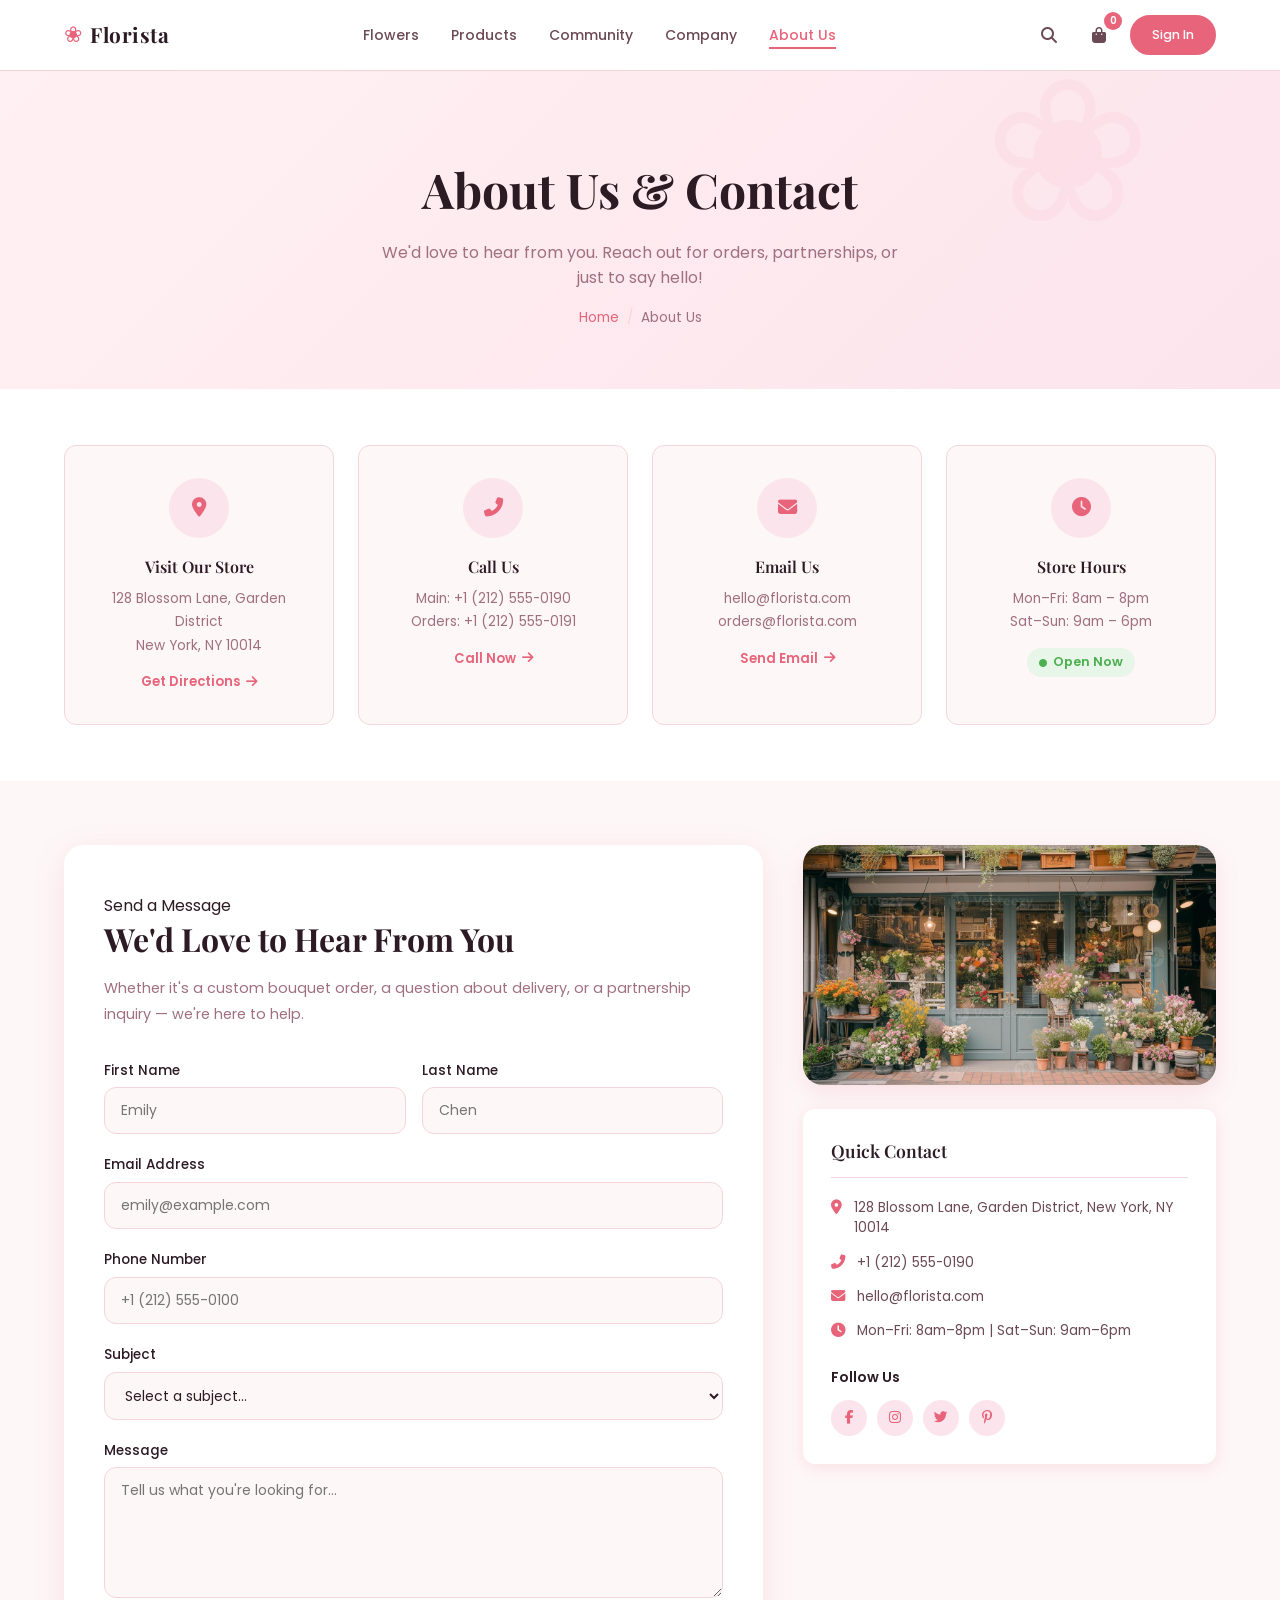
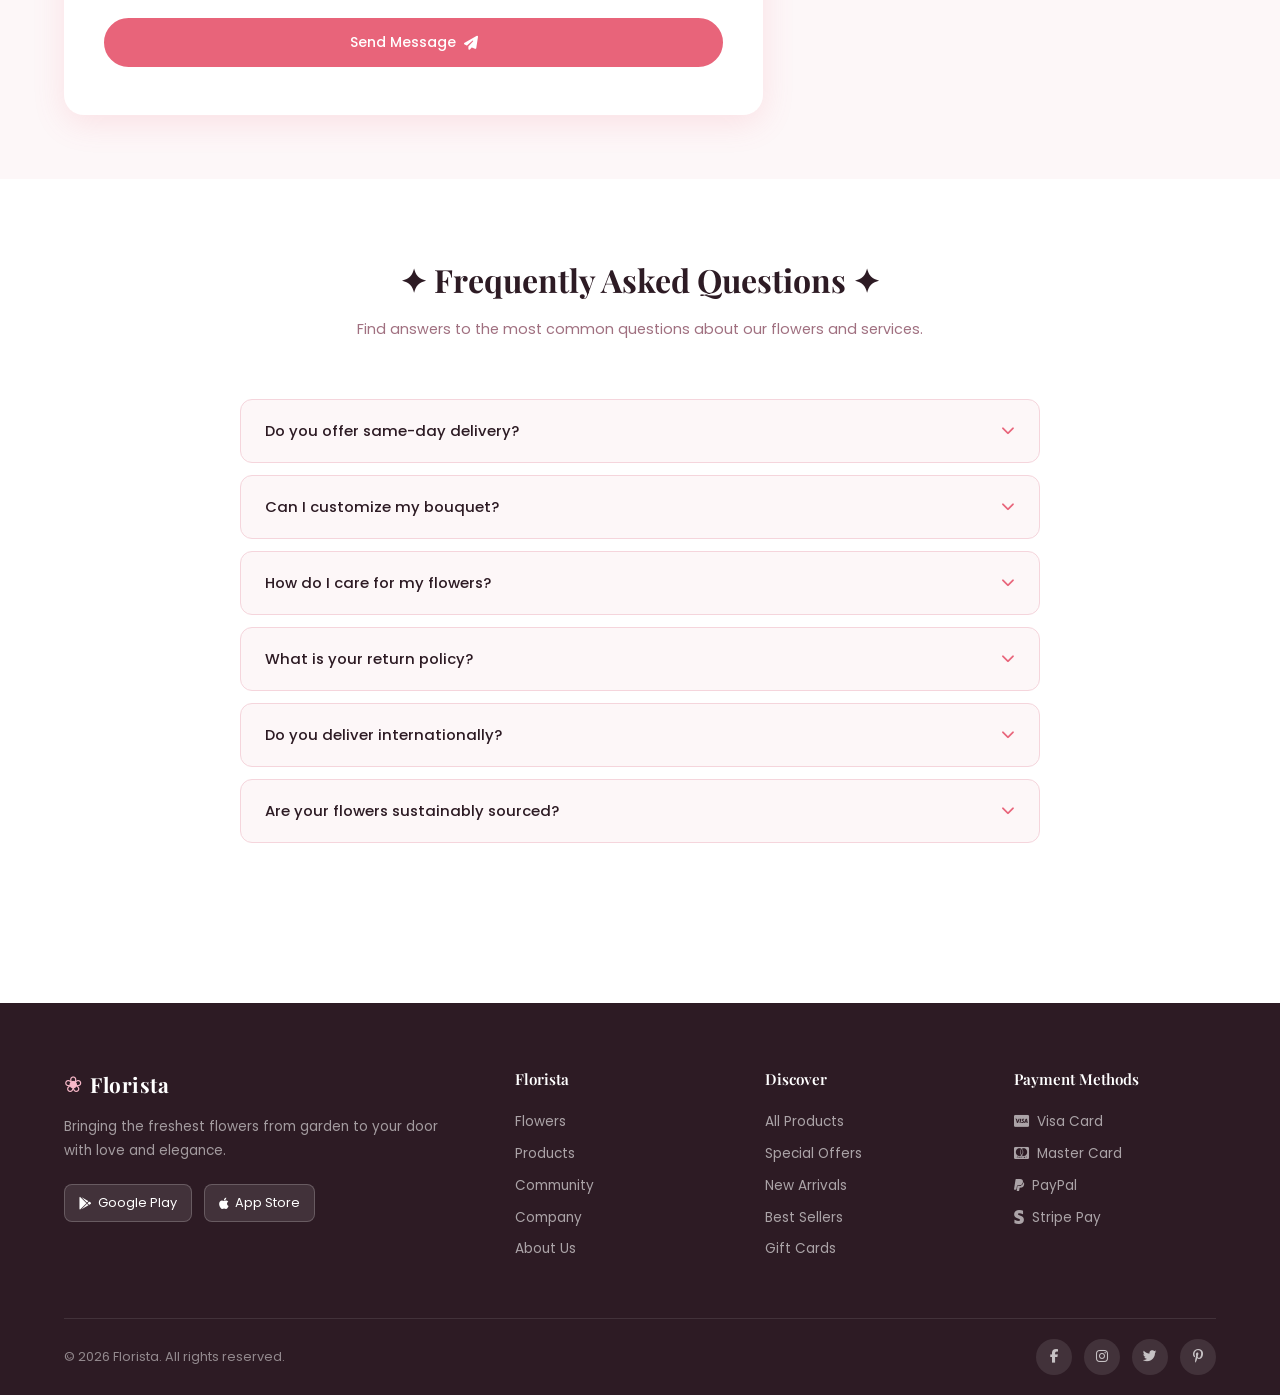
<file: pages/contact.html>
<!DOCTYPE html>
<html lang="en">
<head>
  <meta charset="UTF-8" />
  <meta name="viewport" content="width=device-width, initial-scale=1.0" />
  <title>About Us & Contact - Florista</title>
  <link rel="stylesheet" href="../css/style.css" />
  <link rel="stylesheet" href="../css/contact.css" />
  <link href="https://fonts.googleapis.com/css2?family=Playfair+Display:ital,wght@0,400;0,600;0,700;1,400&family=Poppins:wght@300;400;500;600&display=swap" rel="stylesheet" />
  <link rel="stylesheet" href="https://cdnjs.cloudflare.com/ajax/libs/font-awesome/6.4.0/css/all.min.css" />
</head>
<body>
  
  <header class="header" id="header">
    <div class="container">
      <div class="header-inner">
        <div class="logo">
          <a href="index.html">
            <span class="logo-icon">❀</span>
            <span class="logo-text">Florista</span>
          </a>
        </div>
        <nav class="nav" id="mainNav">
          <ul class="nav-list">
            <li><a href="index.html">Flowers</a></li>
            <li><a href="products.html">Products</a></li>
            <li><a href="community.html">Community</a></li>
            <li><a href="company.html">Company</a></li>
            <li><a href="contact.html" class="active">About Us</a></li>
          </ul>
        </nav>
        <div class="header-actions">
          <a href="#" class="icon-btn"><i class="fas fa-search"></i></a>
          <a href="#" class="icon-btn cart-btn"><i class="fas fa-shopping-bag"></i><span class="cart-count">0</span></a>
          <a href="#" class="btn-primary btn-sm">Sign In</a>
          <button class="hamburger" id="hamburger" aria-label="Menu">
            <span></span><span></span><span></span>
          </button>
        </div>
      </div>
    </div>
  </header>

  
  <section class="page-hero">
    <div class="container">
      <h1>About Us & Contact</h1>
      <p>We'd love to hear from you. Reach out for orders, partnerships, or just to say hello!</p>
      <div class="breadcrumb">
        <a href="index.html">Home</a>
        <span class="sep">/</span>
        <span>About Us</span>
      </div>
    </div>
  </section>

  
  <section class="contact-info-section">
    <div class="container">
      <div class="contact-cards">
        <div class="contact-card">
          <div class="contact-icon"><i class="fas fa-map-marker-alt"></i></div>
          <h4>Visit Our Store</h4>
          <p>128 Blossom Lane, Garden District<br />New York, NY 10014</p>
          <a href="#" class="contact-link">Get Directions <i class="fas fa-arrow-right"></i></a>
        </div>
        <div class="contact-card">
          <div class="contact-icon"><i class="fas fa-phone-alt"></i></div>
          <h4>Call Us</h4>
          <p>Main: +1 (212) 555-0190<br />Orders: +1 (212) 555-0191</p>
          <a href="tel:+12125550190" class="contact-link">Call Now <i class="fas fa-arrow-right"></i></a>
        </div>
        <div class="contact-card">
          <div class="contact-icon"><i class="fas fa-envelope"></i></div>
          <h4>Email Us</h4>
          <p>hello@florista.com<br />orders@florista.com</p>
          <a href="mailto:hello@florista.com" class="contact-link">Send Email <i class="fas fa-arrow-right"></i></a>
        </div>
        <div class="contact-card">
          <div class="contact-icon"><i class="fas fa-clock"></i></div>
          <h4>Store Hours</h4>
          <p>Mon–Fri: 8am – 8pm<br />Sat–Sun: 9am – 6pm</p>
          <span class="open-badge"><i class="fas fa-circle"></i> Open Now</span>
        </div>
      </div>
    </div>
  </section>

 
  <section class="contact-main-section">
    <div class="container">
      <div class="contact-layout">
        
        <div class="contact-form-wrap">
          <div class="form-header">
            <p class="section-tag">Send a Message</p>
            <h2 class="section-title left-align">We'd Love to Hear From You</h2>
            <p class="section-subtitle left-align">Whether it's a custom bouquet order, a question about delivery, or a partnership inquiry — we're here to help.</p>
          </div>
          <form class="contact-form" id="contactForm">
            <div class="form-row">
              <div class="form-group">
                <label for="firstName">First Name</label>
                <input type="text" id="firstName" name="firstName" placeholder="Emily" required />
              </div>
              <div class="form-group">
                <label for="lastName">Last Name</label>
                <input type="text" id="lastName" name="lastName" placeholder="Chen" required />
              </div>
            </div>
            <div class="form-group">
              <label for="email">Email Address</label>
              <input type="email" id="email" name="email" placeholder="emily@example.com" required />
            </div>
            <div class="form-group">
              <label for="phone">Phone Number</label>
              <input type="tel" id="phone" name="phone" placeholder="+1 (212) 555-0100" />
            </div>
            <div class="form-group">
              <label for="subject">Subject</label>
              <select id="subject" name="subject">
                <option value="">Select a subject...</option>
                <option>Custom Order</option>
                <option>Delivery Inquiry</option>
                <option>Partnership</option>
                <option>Feedback</option>
                <option>Other</option>
              </select>
            </div>
            <div class="form-group">
              <label for="message">Message</label>
              <textarea id="message" name="message" rows="5" placeholder="Tell us what you're looking for..."></textarea>
            </div>
            <button type="submit" class="btn-primary btn-full">
              Send Message <i class="fas fa-paper-plane"></i>
            </button>
          </form>
        </div>

        
        <div class="contact-sidebar">
          <div class="contact-sidebar-img">
            <img src="../images/store.jpg" alt="Florista store" />
          </div>
          <div class="sidebar-contact-details">
            <h3>Quick Contact</h3>
            <ul class="contact-details-list">
              <li>
                <i class="fas fa-map-marker-alt"></i>
                <span>128 Blossom Lane, Garden District, New York, NY 10014</span>
              </li>
              <li>
                <i class="fas fa-phone-alt"></i>
                <span>+1 (212) 555-0190</span>
              </li>
              <li>
                <i class="fas fa-envelope"></i>
                <span>hello@florista.com</span>
              </li>
              <li>
                <i class="fas fa-clock"></i>
                <span>Mon–Fri: 8am–8pm | Sat–Sun: 9am–6pm</span>
              </li>
            </ul>
            <div class="contact-socials">
              <h4>Follow Us</h4>
              <div class="social-links">
                <a href="#"><i class="fab fa-facebook-f"></i></a>
                <a href="#"><i class="fab fa-instagram"></i></a>
                <a href="#"><i class="fab fa-twitter"></i></a>
                <a href="#"><i class="fab fa-pinterest-p"></i></a>
              </div>
            </div>
          </div>
        </div>
      </div>
    </div>
  </section>

 
  <section class="faq-section">
    <div class="container">
      <div class="section-header">
        <h2 class="section-title">✦ Frequently Asked Questions ✦</h2>
        <p class="section-subtitle">Find answers to the most common questions about our flowers and services.</p>
      </div>
      <div class="faq-grid">
        <div class="faq-item">
          <button class="faq-q" aria-expanded="false">
            <span>Do you offer same-day delivery?</span>
            <i class="fas fa-chevron-down"></i>
          </button>
          <div class="faq-a">
            <p>Yes! We offer same-day delivery for orders placed before 2 PM in your local timezone. Orders placed after 2 PM will be delivered the next morning. Delivery is available 7 days a week.</p>
          </div>
        </div>
        <div class="faq-item">
          <button class="faq-q" aria-expanded="false">
            <span>Can I customize my bouquet?</span>
            <i class="fas fa-chevron-down"></i>
          </button>
          <div class="faq-a">
            <p>Absolutely! Our expert florists love creating custom arrangements. Simply reach out via the contact form or call us, and we'll work with you to design the perfect bouquet for your needs.</p>
          </div>
        </div>
        <div class="faq-item">
          <button class="faq-q" aria-expanded="false">
            <span>How do I care for my flowers?</span>
            <i class="fas fa-chevron-down"></i>
          </button>
          <div class="faq-a">
            <p>Trim stems at an angle, place in clean water with the provided flower food, and keep away from direct sunlight. Change water every 2-3 days. Detailed care instructions are included with every order.</p>
          </div>
        </div>
        <div class="faq-item">
          <button class="faq-q" aria-expanded="false">
            <span>What is your return policy?</span>
            <i class="fas fa-chevron-down"></i>
          </button>
          <div class="faq-a">
            <p>We stand behind every bloom. If you're not fully satisfied with your order, contact us within 24 hours of delivery and we'll provide a full replacement or refund — no questions asked.</p>
          </div>
        </div>
        <div class="faq-item">
          <button class="faq-q" aria-expanded="false">
            <span>Do you deliver internationally?</span>
            <i class="fas fa-chevron-down"></i>
          </button>
          <div class="faq-a">
            <p>Currently, we deliver across all 50 US states. International delivery is available to Canada, UK, and Australia. We're actively expanding to more countries — check our website for the latest updates.</p>
          </div>
        </div>
        <div class="faq-item">
          <button class="faq-q" aria-expanded="false">
            <span>Are your flowers sustainably sourced?</span>
            <i class="fas fa-chevron-down"></i>
          </button>
          <div class="faq-a">
            <p>Yes! We partner exclusively with certified sustainable farms. Our flowers are grown using eco-friendly practices, and we use 100% recyclable packaging materials to minimize our environmental impact.</p>
          </div>
        </div>
      </div>
    </div>
  </section>

  
  <footer class="footer">
    <div class="container">
      <div class="footer-grid">
        <div class="footer-brand">
          <div class="logo footer-logo">
            <a href="index.html">
              <span class="logo-icon">❀</span>
              <span class="logo-text">Florista</span>
            </a>
          </div>
          <p>Bringing the freshest flowers from garden to your door with love and elegance.</p>
          <div class="app-badges">
            <a href="#" class="app-badge"><i class="fab fa-google-play"></i> Google Play</a>
            <a href="#" class="app-badge"><i class="fab fa-apple"></i> App Store</a>
          </div>
        </div>
        <div class="footer-col">
          <h5>Florista</h5>
          <ul>
            <li><a href="index.html">Flowers</a></li>
            <li><a href="products.html">Products</a></li>
            <li><a href="community.html">Community</a></li>
            <li><a href="company.html">Company</a></li>
            <li><a href="contact.html">About Us</a></li>
          </ul>
        </div>
        <div class="footer-col">
          <h5>Discover</h5>
          <ul>
            <li><a href="#">All Products</a></li>
            <li><a href="#">Special Offers</a></li>
            <li><a href="#">New Arrivals</a></li>
            <li><a href="#">Best Sellers</a></li>
            <li><a href="#">Gift Cards</a></li>
          </ul>
        </div>
        <div class="footer-col">
          <h5>Payment Methods</h5>
          <ul>
            <li><a href="#"><i class="fab fa-cc-visa"></i> Visa Card</a></li>
            <li><a href="#"><i class="fab fa-cc-mastercard"></i> Master Card</a></li>
            <li><a href="#"><i class="fab fa-paypal"></i> PayPal</a></li>
            <li><a href="#"><i class="fab fa-stripe-s"></i> Stripe Pay</a></li>
          </ul>
        </div>
      </div>
      <div class="footer-bottom">
        <p>&copy; 2026 Florista. All rights reserved.</p>
        <div class="footer-socials">
          <a href="#"><i class="fab fa-facebook-f"></i></a>
          <a href="#"><i class="fab fa-instagram"></i></a>
          <a href="#"><i class="fab fa-twitter"></i></a>
          <a href="#"><i class="fab fa-pinterest-p"></i></a>
        </div>
      </div>
    </div>
  </footer>

  <script src="../js/main.js"></script>
</body>
</html>
</file>
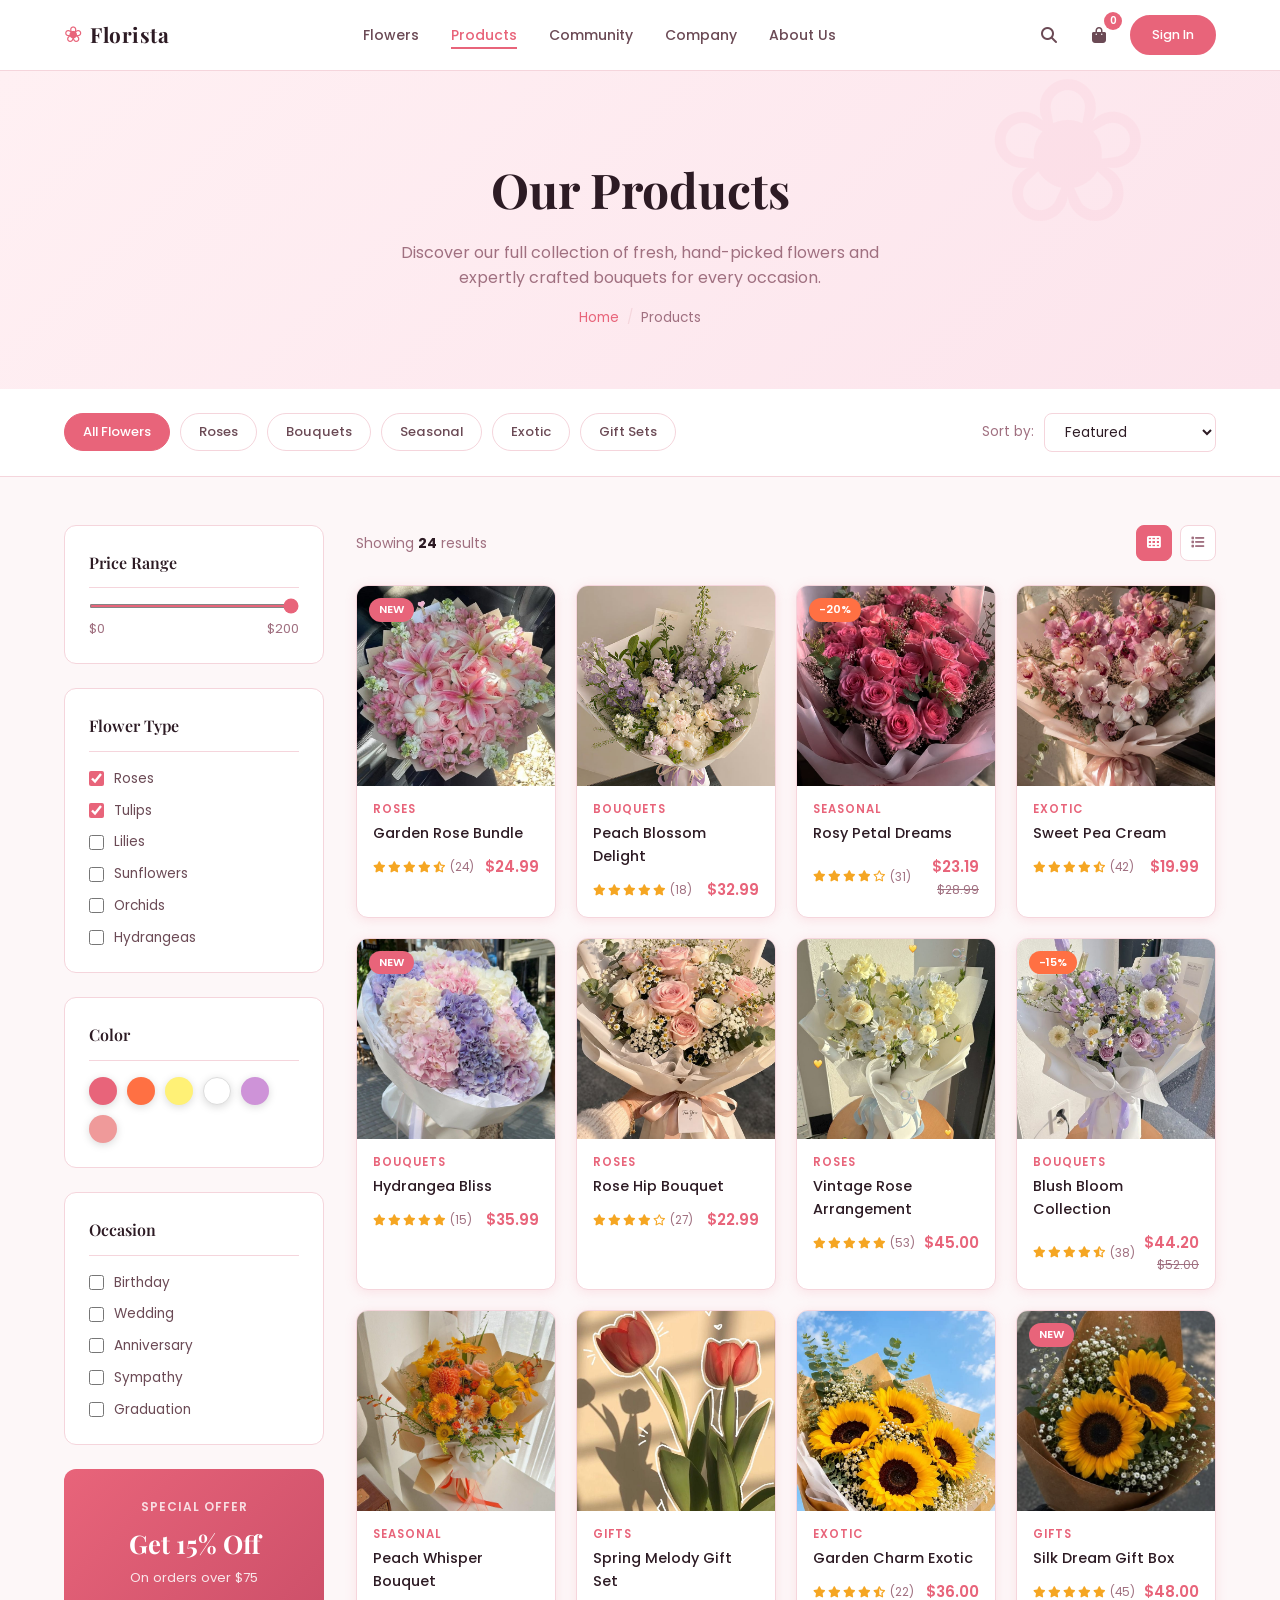
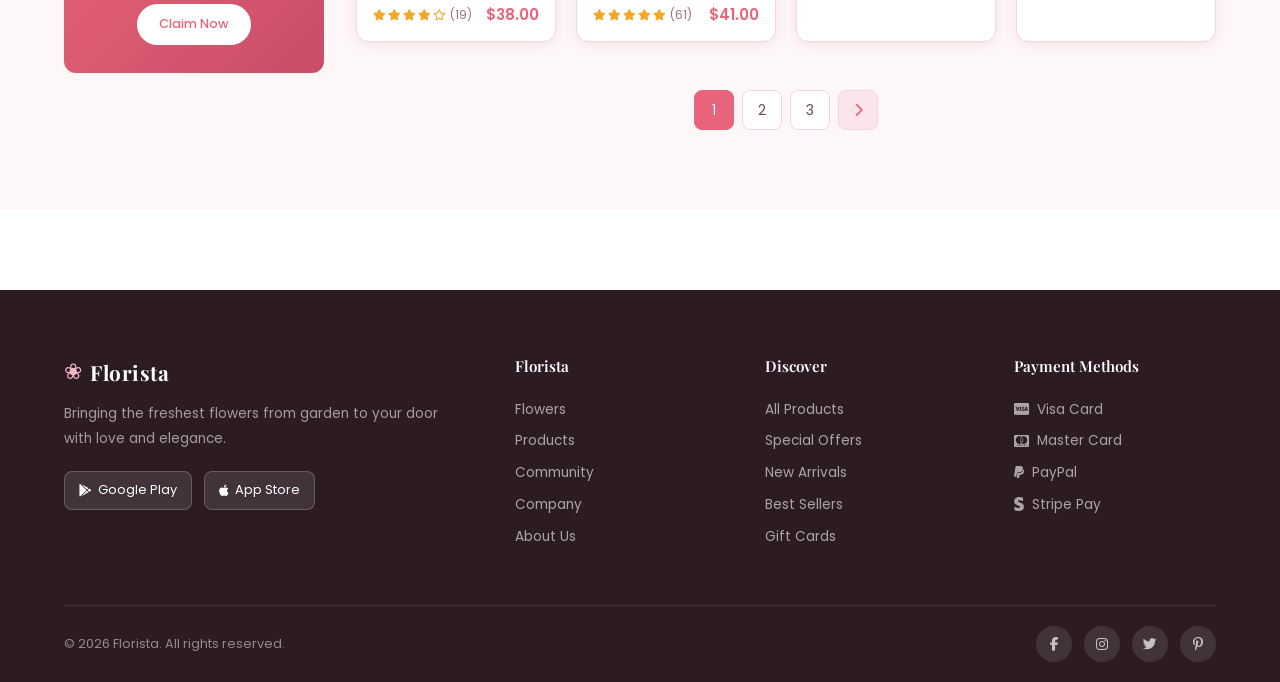
<file: pages/products.html>
<!DOCTYPE html>
<html lang="en">
<head>
  <meta charset="UTF-8" />
  <meta name="viewport" content="width=device-width, initial-scale=1.0" />
  <title>Products - Florista</title>
  <link rel="stylesheet" href="../css/style.css" />
  <link rel="stylesheet" href="../css/products.css" />
  <link href="https://fonts.googleapis.com/css2?family=Playfair+Display:ital,wght@0,400;0,600;0,700;1,400&family=Poppins:wght@300;400;500;600&display=swap" rel="stylesheet" />
  <link rel="stylesheet" href="https://cdnjs.cloudflare.com/ajax/libs/font-awesome/6.4.0/css/all.min.css" />
</head>
<body>
 
  <header class="header" id="header">
    <div class="container">
      <div class="header-inner">
        <div class="logo">
          <a href="index.html">
            <span class="logo-icon">❀</span>
            <span class="logo-text">Florista</span>
          </a>
        </div>
        <nav class="nav" id="mainNav">
          <ul class="nav-list">
            <li><a href="index.html">Flowers</a></li>
            <li><a href="products.html" class="active">Products</a></li>
            <li><a href="community.html">Community</a></li>
            <li><a href="company.html">Company</a></li>
            <li><a href="contact.html">About Us</a></li>
          </ul>
        </nav>
        <div class="header-actions">
          <a href="#" class="icon-btn"><i class="fas fa-search"></i></a>
          <a href="#" class="icon-btn cart-btn"><i class="fas fa-shopping-bag"></i><span class="cart-count">0</span></a>
          <a href="#" class="btn-primary btn-sm">Sign In</a>
          <button class="hamburger" id="hamburger" aria-label="Menu">
            <span></span><span></span><span></span>
          </button>
        </div>
      </div>
    </div>
  </header>

 
  <section class="page-hero">
    <div class="container">
      <h1>Our Products</h1>
      <p>Discover our full collection of fresh, hand-picked flowers and expertly crafted bouquets for every occasion.</p>
      <div class="breadcrumb">
        <a href="index.html">Home</a>
        <span class="sep">/</span>
        <span>Products</span>
      </div>
    </div>
  </section>

 
  <section class="filter-section">
    <div class="container">
      <div class="filter-bar">
        <div class="filter-categories">
          <button class="filter-btn active" data-filter="all">All Flowers</button>
          <button class="filter-btn" data-filter="roses">Roses</button>
          <button class="filter-btn" data-filter="bouquets">Bouquets</button>
          <button class="filter-btn" data-filter="seasonal">Seasonal</button>
          <button class="filter-btn" data-filter="exotic">Exotic</button>
          <button class="filter-btn" data-filter="gifts">Gift Sets</button>
        </div>
        <div class="filter-sort">
          <label>Sort by:</label>
          <select class="sort-select">
            <option>Featured</option>
            <option>Price: Low to High</option>
            <option>Price: High to Low</option>
            <option>Newest First</option>
            <option>Best Selling</option>
          </select>
        </div>
      </div>
    </div>
  </section>

  
  <section class="products-main">
    <div class="container">
      <div class="products-layout">
        
        <aside class="sidebar">
          <div class="sidebar-widget">
            <h4 class="widget-title">Price Range</h4>
            <div class="price-range">
              <input type="range" min="0" max="200" value="200" class="range-slider" id="priceRange" />
              <div class="price-labels">
                <span>$0</span>
                <span id="priceVal">$200</span>
              </div>
            </div>
          </div>
          <div class="sidebar-widget">
            <h4 class="widget-title">Flower Type</h4>
            <div class="checkbox-group">
              <label class="checkbox-item">
                <input type="checkbox" checked /> Roses
              </label>
              <label class="checkbox-item">
                <input type="checkbox" checked /> Tulips
              </label>
              <label class="checkbox-item">
                <input type="checkbox" /> Lilies
              </label>
              <label class="checkbox-item">
                <input type="checkbox" /> Sunflowers
              </label>
              <label class="checkbox-item">
                <input type="checkbox" /> Orchids
              </label>
              <label class="checkbox-item">
                <input type="checkbox" /> Hydrangeas
              </label>
            </div>
          </div>
          <div class="sidebar-widget">
            <h4 class="widget-title">Color</h4>
            <div class="color-swatches">
              <button class="swatch" style="background:#e8647a" title="Pink"></button>
              <button class="swatch" style="background:#ff7043" title="Orange"></button>
              <button class="swatch" style="background:#fff176" title="Yellow"></button>
              <button class="swatch" style="background:#ffffff; border: 1px solid #ddd;" title="White"></button>
              <button class="swatch" style="background:#ce93d8" title="Purple"></button>
              <button class="swatch" style="background:#ef9a9a" title="Red"></button>
            </div>
          </div>
          <div class="sidebar-widget">
            <h4 class="widget-title">Occasion</h4>
            <div class="checkbox-group">
              <label class="checkbox-item"><input type="checkbox" /> Birthday</label>
              <label class="checkbox-item"><input type="checkbox" /> Wedding</label>
              <label class="checkbox-item"><input type="checkbox" /> Anniversary</label>
              <label class="checkbox-item"><input type="checkbox" /> Sympathy</label>
              <label class="checkbox-item"><input type="checkbox" /> Graduation</label>
            </div>
          </div>
          <div class="sidebar-promo">
            <p class="promo-tag">Special Offer</p>
            <h3>Get 15% Off</h3>
            <p>On orders over $75</p>
            <a href="#" class="btn-primary btn-sm">Claim Now</a>
          </div>
        </aside>

        
        <div class="products-area">
          <div class="products-header">
            <p class="results-count">Showing <strong>24</strong> results</p>
            <div class="view-toggle">
              <button class="view-btn active" aria-label="Grid view"><i class="fas fa-th"></i></button>
              <button class="view-btn" aria-label="List view"><i class="fas fa-list"></i></button>
            </div>
          </div>

          <div class="all-products-grid">
            
            <div class="shop-product-card">
              <div class="shop-product-img">
                <img src="../images/Garden Rose.jpg" alt="Garden Rose" />
                <div class="product-overlay">
                  <button class="overlay-btn" title="Quick View"><i class="fas fa-eye"></i></button>
                  <button class="overlay-btn" title="Add to Wishlist"><i class="fas fa-heart"></i></button>
                  <button class="overlay-btn" title="Add to Cart"><i class="fas fa-shopping-bag"></i></button>
                </div>
                <span class="prod-badge new">New</span>
              </div>
              <div class="shop-product-info">
                <span class="prod-category">Roses</span>
                <h3>Garden Rose Bundle</h3>
                <div class="prod-footer">
                  <div class="prod-stars">
                    <i class="fas fa-star"></i><i class="fas fa-star"></i><i class="fas fa-star"></i><i class="fas fa-star"></i><i class="fas fa-star-half-alt"></i>
                    <span>(24)</span>
                  </div>
                  <span class="prod-price">$24.99</span>
                </div>
              </div>
            </div>
            
            <div class="shop-product-card">
              <div class="shop-product-img">
                <img src="../images/img2.jpg" alt="Peach Blossom" />
                <div class="product-overlay">
                  <button class="overlay-btn" title="Quick View"><i class="fas fa-eye"></i></button>
                  <button class="overlay-btn" title="Add to Wishlist"><i class="fas fa-heart"></i></button>
                  <button class="overlay-btn" title="Add to Cart"><i class="fas fa-shopping-bag"></i></button>
                </div>
              </div>
              <div class="shop-product-info">
                <span class="prod-category">Bouquets</span>
                <h3>Peach Blossom Delight</h3>
                <div class="prod-footer">
                  <div class="prod-stars">
                    <i class="fas fa-star"></i><i class="fas fa-star"></i><i class="fas fa-star"></i><i class="fas fa-star"></i><i class="fas fa-star"></i>
                    <span>(18)</span>
                  </div>
                  <span class="prod-price">$32.99</span>
                </div>
              </div>
            </div>
            
            <div class="shop-product-card">
              <div class="shop-product-img">
                <img src="../images/Rosy Petal Dreams.jpg" alt="Rosy Petal" />
                <div class="product-overlay">
                  <button class="overlay-btn" title="Quick View"><i class="fas fa-eye"></i></button>
                  <button class="overlay-btn" title="Add to Wishlist"><i class="fas fa-heart"></i></button>
                  <button class="overlay-btn" title="Add to Cart"><i class="fas fa-shopping-bag"></i></button>
                </div>
                <span class="prod-badge sale">-20%</span>
              </div>
              <div class="shop-product-info">
                <span class="prod-category">Seasonal</span>
                <h3>Rosy Petal Dreams</h3>
                <div class="prod-footer">
                  <div class="prod-stars">
                    <i class="fas fa-star"></i><i class="fas fa-star"></i><i class="fas fa-star"></i><i class="fas fa-star"></i><i class="far fa-star"></i>
                    <span>(31)</span>
                  </div>
                  <div class="prod-price-group">
                    <span class="prod-price">$23.19</span>
                    <span class="prod-old">$28.99</span>
                  </div>
                </div>
              </div>
            </div>
           
            <div class="shop-product-card">
              <div class="shop-product-img">
                <img src="../images/Sweet Pea Cream.jpg" alt="Sweet Pea" />
                <div class="product-overlay">
                  <button class="overlay-btn" title="Quick View"><i class="fas fa-eye"></i></button>
                  <button class="overlay-btn" title="Add to Wishlist"><i class="fas fa-heart"></i></button>
                  <button class="overlay-btn" title="Add to Cart"><i class="fas fa-shopping-bag"></i></button>
                </div>
              </div>
              <div class="shop-product-info">
                <span class="prod-category">Exotic</span>
                <h3>Sweet Pea Cream</h3>
                <div class="prod-footer">
                  <div class="prod-stars">
                    <i class="fas fa-star"></i><i class="fas fa-star"></i><i class="fas fa-star"></i><i class="fas fa-star"></i><i class="fas fa-star-half-alt"></i>
                    <span>(42)</span>
                  </div>
                  <span class="prod-price">$19.99</span>
                </div>
              </div>
            </div>
            
            <div class="shop-product-card">
              <div class="shop-product-img">
                <img src="../images/Hydrangea Bliss.jpg" alt="Hydrangea Bliss" />
                <div class="product-overlay">
                  <button class="overlay-btn" title="Quick View"><i class="fas fa-eye"></i></button>
                  <button class="overlay-btn" title="Add to Wishlist"><i class="fas fa-heart"></i></button>
                  <button class="overlay-btn" title="Add to Cart"><i class="fas fa-shopping-bag"></i></button>
                </div>
                <span class="prod-badge new">New</span>
              </div>
              <div class="shop-product-info">
                <span class="prod-category">Bouquets</span>
                <h3>Hydrangea Bliss</h3>
                <div class="prod-footer">
                  <div class="prod-stars">
                    <i class="fas fa-star"></i><i class="fas fa-star"></i><i class="fas fa-star"></i><i class="fas fa-star"></i><i class="fas fa-star"></i>
                    <span>(15)</span>
                  </div>
                  <span class="prod-price">$35.99</span>
                </div>
              </div>
            </div>
           
            <div class="shop-product-card">
              <div class="shop-product-img">
                <img src="../images/Rose Hip Bouquet.jpg" alt="Rose Hip" />
                <div class="product-overlay">
                  <button class="overlay-btn" title="Quick View"><i class="fas fa-eye"></i></button>
                  <button class="overlay-btn" title="Add to Wishlist"><i class="fas fa-heart"></i></button>
                  <button class="overlay-btn" title="Add to Cart"><i class="fas fa-shopping-bag"></i></button>
                </div>
              </div>
              <div class="shop-product-info">
                <span class="prod-category">Roses</span>
                <h3>Rose Hip Bouquet</h3>
                <div class="prod-footer">
                  <div class="prod-stars">
                    <i class="fas fa-star"></i><i class="fas fa-star"></i><i class="fas fa-star"></i><i class="fas fa-star"></i><i class="far fa-star"></i>
                    <span>(27)</span>
                  </div>
                  <span class="prod-price">$22.99</span>
                </div>
              </div>
            </div>
           
            <div class="shop-product-card">
              <div class="shop-product-img">
                <img src="../images/img3.jpg" alt="Vintage Rose" />
                <div class="product-overlay">
                  <button class="overlay-btn" title="Quick View"><i class="fas fa-eye"></i></button>
                  <button class="overlay-btn" title="Add to Wishlist"><i class="fas fa-heart"></i></button>
                  <button class="overlay-btn" title="Add to Cart"><i class="fas fa-shopping-bag"></i></button>
                </div>
              </div>
              <div class="shop-product-info">
                <span class="prod-category">Roses</span>
                <h3>Vintage Rose Arrangement</h3>
                <div class="prod-footer">
                  <div class="prod-stars">
                    <i class="fas fa-star"></i><i class="fas fa-star"></i><i class="fas fa-star"></i><i class="fas fa-star"></i><i class="fas fa-star"></i>
                    <span>(53)</span>
                  </div>
                  <span class="prod-price">$45.00</span>
                </div>
              </div>
            </div>
            
            <div class="shop-product-card">
              <div class="shop-product-img">
                <img src="../images/img4.jpg" alt="Blush Bloom" />
                <div class="product-overlay">
                  <button class="overlay-btn" title="Quick View"><i class="fas fa-eye"></i></button>
                  <button class="overlay-btn" title="Add to Wishlist"><i class="fas fa-heart"></i></button>
                  <button class="overlay-btn" title="Add to Cart"><i class="fas fa-shopping-bag"></i></button>
                </div>
                <span class="prod-badge sale">-15%</span>
              </div>
              <div class="shop-product-info">
                <span class="prod-category">Bouquets</span>
                <h3>Blush Bloom Collection</h3>
                <div class="prod-footer">
                  <div class="prod-stars">
                    <i class="fas fa-star"></i><i class="fas fa-star"></i><i class="fas fa-star"></i><i class="fas fa-star"></i><i class="fas fa-star-half-alt"></i>
                    <span>(38)</span>
                  </div>
                  <div class="prod-price-group">
                    <span class="prod-price">$44.20</span>
                    <span class="prod-old">$52.00</span>
                  </div>
                </div>
              </div>
            </div>
           
            <div class="shop-product-card">
              <div class="shop-product-img">
                <img src="../images/img5.jpg" alt="Peach Whisper" />
                <div class="product-overlay">
                  <button class="overlay-btn" title="Quick View"><i class="fas fa-eye"></i></button>
                  <button class="overlay-btn" title="Add to Wishlist"><i class="fas fa-heart"></i></button>
                  <button class="overlay-btn" title="Add to Cart"><i class="fas fa-shopping-bag"></i></button>
                </div>
              </div>
              <div class="shop-product-info">
                <span class="prod-category">Seasonal</span>
                <h3>Peach Whisper Bouquet</h3>
                <div class="prod-footer">
                  <div class="prod-stars">
                    <i class="fas fa-star"></i><i class="fas fa-star"></i><i class="fas fa-star"></i><i class="fas fa-star"></i><i class="far fa-star"></i>
                    <span>(19)</span>
                  </div>
                  <span class="prod-price">$38.00</span>
                </div>
              </div>
            </div>
           
            <div class="shop-product-card">
              <div class="shop-product-img">
                <img src="../images/img6.jpg" alt="Spring Melody" />
                <div class="product-overlay">
                  <button class="overlay-btn" title="Quick View"><i class="fas fa-eye"></i></button>
                  <button class="overlay-btn" title="Add to Wishlist"><i class="fas fa-heart"></i></button>
                  <button class="overlay-btn" title="Add to Cart"><i class="fas fa-shopping-bag"></i></button>
                </div>
              </div>
              <div class="shop-product-info">
                <span class="prod-category">Gifts</span>
                <h3>Spring Melody Gift Set</h3>
                <div class="prod-footer">
                  <div class="prod-stars">
                    <i class="fas fa-star"></i><i class="fas fa-star"></i><i class="fas fa-star"></i><i class="fas fa-star"></i><i class="fas fa-star"></i>
                    <span>(61)</span>
                  </div>
                  <span class="prod-price">$41.00</span>
                </div>
              </div>
            </div>
            
            <div class="shop-product-card">
              <div class="shop-product-img">
                <img src="../images/img7.jpg" alt="Garden Charm" />
                <div class="product-overlay">
                  <button class="overlay-btn" title="Quick View"><i class="fas fa-eye"></i></button>
                  <button class="overlay-btn" title="Add to Wishlist"><i class="fas fa-heart"></i></button>
                  <button class="overlay-btn" title="Add to Cart"><i class="fas fa-shopping-bag"></i></button>
                </div>
              </div>
              <div class="shop-product-info">
                <span class="prod-category">Exotic</span>
                <h3>Garden Charm Exotic</h3>
                <div class="prod-footer">
                  <div class="prod-stars">
                    <i class="fas fa-star"></i><i class="fas fa-star"></i><i class="fas fa-star"></i><i class="fas fa-star"></i><i class="fas fa-star-half-alt"></i>
                    <span>(22)</span>
                  </div>
                  <span class="prod-price">$36.00</span>
                </div>
              </div>
            </div>
            
            <div class="shop-product-card">
              <div class="shop-product-img">
                <img src="../images/img1.png" alt="Silk Dream" />
                <div class="product-overlay">
                  <button class="overlay-btn" title="Quick View"><i class="fas fa-eye"></i></button>
                  <button class="overlay-btn" title="Add to Wishlist"><i class="fas fa-heart"></i></button>
                  <button class="overlay-btn" title="Add to Cart"><i class="fas fa-shopping-bag"></i></button>
                </div>
                <span class="prod-badge new">New</span>
              </div>
              <div class="shop-product-info">
                <span class="prod-category">Gifts</span>
                <h3>Silk Dream Gift Box</h3>
                <div class="prod-footer">
                  <div class="prod-stars">
                    <i class="fas fa-star"></i><i class="fas fa-star"></i><i class="fas fa-star"></i><i class="fas fa-star"></i><i class="fas fa-star"></i>
                    <span>(45)</span>
                  </div>
                  <span class="prod-price">$48.00</span>
                </div>
              </div>
            </div>
          </div>

          
          <div class="pagination">
            <button class="page-btn active">1</button>
            <button class="page-btn">2</button>
            <button class="page-btn">3</button>
            <button class="page-btn page-next"><i class="fas fa-chevron-right"></i></button>
          </div>
        </div>
      </div>
    </div>
  </section>

  
  <footer class="footer">
    <div class="container">
      <div class="footer-grid">
        <div class="footer-brand">
          <div class="logo footer-logo">
            <a href="index.html">
              <span class="logo-icon">❀</span>
              <span class="logo-text">Florista</span>
            </a>
          </div>
          <p>Bringing the freshest flowers from garden to your door with love and elegance.</p>
          <div class="app-badges">
            <a href="#" class="app-badge"><i class="fab fa-google-play"></i> Google Play</a>
            <a href="#" class="app-badge"><i class="fab fa-apple"></i> App Store</a>
          </div>
        </div>
        <div class="footer-col">
          <h5>Florista</h5>
          <ul>
            <li><a href="index.html">Flowers</a></li>
            <li><a href="products.html">Products</a></li>
            <li><a href="community.html">Community</a></li>
            <li><a href="company.html">Company</a></li>
            <li><a href="contact.html">About Us</a></li>
          </ul>
        </div>
        <div class="footer-col">
          <h5>Discover</h5>
          <ul>
            <li><a href="#">All Products</a></li>
            <li><a href="#">Special Offers</a></li>
            <li><a href="#">New Arrivals</a></li>
            <li><a href="#">Best Sellers</a></li>
            <li><a href="#">Gift Cards</a></li>
          </ul>
        </div>
        <div class="footer-col">
          <h5>Payment Methods</h5>
          <ul>
            <li><a href="#"><i class="fab fa-cc-visa"></i> Visa Card</a></li>
            <li><a href="#"><i class="fab fa-cc-mastercard"></i> Master Card</a></li>
            <li><a href="#"><i class="fab fa-paypal"></i> PayPal</a></li>
            <li><a href="#"><i class="fab fa-stripe-s"></i> Stripe Pay</a></li>
          </ul>
        </div>
      </div>
      <div class="footer-bottom">
        <p>&copy; 2026 Florista. All rights reserved.</p>
        <div class="footer-socials">
          <a href="#"><i class="fab fa-facebook-f"></i></a>
          <a href="#"><i class="fab fa-instagram"></i></a>
          <a href="#"><i class="fab fa-twitter"></i></a>
          <a href="#"><i class="fab fa-pinterest-p"></i></a>
        </div>
      </div>
    </div>
  </footer>

  <script src="../js/main.js"></script>
</body>
</html>
</file>
<file: css/style.css>
*, *::before, *::after {
  box-sizing: border-box;
  margin: 0;
  padding: 0;
}

:root {
  --pink-primary: #e8647a;
  --pink-light: #fce4ec;
  --pink-pale: #fff0f3;
  --pink-mid: #f8b8c8;
  --pink-dark: #c94d67;
  --text-dark: #2d1b24;
  --text-mid: #6b4a55;
  --text-light: #a07080;
  --white: #ffffff;
  --off-white: #fdf7f8;
  --border: #f5d5dc;
  --shadow: rgba(232, 100, 122, 0.15);
  --shadow-deep: rgba(45, 27, 36, 0.12);
  --font-serif: 'Playfair Display', Georgia, serif;
  --font-sans: 'Poppins', sans-serif;
  --radius: 12px;
  --radius-lg: 20px;
  --transition: 0.3s ease;
}

html {
  scroll-behavior: smooth;
}

body {
  font-family: var(--font-sans);
  color: var(--text-dark);
  background-color: var(--white);
  line-height: 1.6;
  overflow-x: hidden;
}

img {
  max-width: 100%;
  height: auto;
  display: block;
}

a {
  text-decoration: none;
  color: inherit;
  transition: color var(--transition);
}

ul {
  list-style: none;
}

button {
  cursor: pointer;
  font-family: var(--font-sans);
  border: none;
  background: none;
}


.container {
  max-width: 1200px;
  margin: 0 auto;
  padding: 0 24px;
}



.btn-primary {
  display: inline-flex;
  align-items: center;
  justify-content: center;
  gap: 8px;
  background: var(--pink-primary);
  color: var(--white);
  padding: 12px 28px;
  border-radius: 50px;
  font-size: 0.875rem;
  font-weight: 500;
  font-family: var(--font-sans);
  border: 2px solid var(--pink-primary);
  transition: all var(--transition);
  cursor: pointer;
  white-space: nowrap;
}

.btn-primary:hover {
  background: var(--pink-dark);
  border-color: var(--pink-dark);
  color: var(--white);
  transform: translateY(-2px);
  box-shadow: 0 8px 24px var(--shadow);
}

.btn-sm {
  padding: 8px 20px;
  font-size: 0.8rem;
}

.btn-outline {
  display: inline-flex;
  align-items: center;
  justify-content: center;
  gap: 8px;
  background: transparent;
  color: var(--pink-primary);
  padding: 12px 32px;
  border-radius: 50px;
  font-size: 0.875rem;
  font-weight: 500;
  border: 2px solid var(--pink-primary);
  transition: all var(--transition);
  cursor: pointer;
}

.btn-outline:hover {
  background: var(--pink-primary);
  color: var(--white);
  transform: translateY(-2px);
}

.btn-circle {
  width: 44px;
  height: 44px;
  border-radius: 50%;
  border: 2px solid var(--pink-primary);
  color: var(--pink-primary);
  display: inline-flex;
  align-items: center;
  justify-content: center;
  font-size: 0.875rem;
  transition: all var(--transition);
  background: transparent;
  cursor: pointer;
}

.btn-circle:hover {
  background: var(--pink-primary);
  color: var(--white);
}



.header {
  position: sticky;
  top: 0;
  z-index: 1000;
  background: rgba(255, 255, 255, 0.95);
  backdrop-filter: blur(10px);
  border-bottom: 1px solid var(--border);
  transition: box-shadow var(--transition);
}

.header.scrolled {
  box-shadow: 0 4px 20px var(--shadow-deep);
}

.header-inner {
  display: flex;
  align-items: center;
  justify-content: space-between;
  height: 70px;
  gap: 20px;
}


.logo a {
  display: flex;
  align-items: center;
  gap: 8px;
  text-decoration: none;
}

.logo-icon {
  color: var(--pink-primary);
  font-size: 1.4rem;
}

.logo-text {
  font-family: var(--font-serif);
  font-size: 1.3rem;
  font-weight: 700;
  color: var(--text-dark);
  letter-spacing: 0.5px;
}


.nav-list {
  display: flex;
  align-items: center;
  gap: 32px;
}

.nav-list a {
  font-size: 0.875rem;
  font-weight: 500;
  color: var(--text-mid);
  position: relative;
  padding-bottom: 2px;
  transition: color var(--transition);
}

.nav-list a::after {
  content: '';
  position: absolute;
  bottom: -2px;
  left: 0;
  width: 0;
  height: 2px;
  background: var(--pink-primary);
  transition: width var(--transition);
}

.nav-list a:hover,
.nav-list a.active {
  color: var(--pink-primary);
}

.nav-list a:hover::after,
.nav-list a.active::after {
  width: 100%;
}


.header-actions {
  display: flex;
  align-items: center;
  gap: 12px;
}

.icon-btn {
  width: 38px;
  height: 38px;
  border-radius: 50%;
  display: flex;
  align-items: center;
  justify-content: center;
  color: var(--text-mid);
  font-size: 1rem;
  transition: all var(--transition);
  background: transparent;
}

.icon-btn:hover {
  background: var(--pink-light);
  color: var(--pink-primary);
}

.cart-btn {
  position: relative;
}

.cart-count {
  position: absolute;
  top: -4px;
  right: -4px;
  background: var(--pink-primary);
  color: white;
  font-size: 0.65rem;
  width: 18px;
  height: 18px;
  border-radius: 50%;
  display: flex;
  align-items: center;
  justify-content: center;
  font-weight: 600;
}


.hamburger {
  display: none;
  flex-direction: column;
  gap: 5px;
  padding: 4px;
  background: transparent;
  border: none;
  cursor: pointer;
}

.hamburger span {
  display: block;
  width: 24px;
  height: 2px;
  background: var(--text-dark);
  border-radius: 2px;
  transition: all var(--transition);
}

.hamburger.active span:nth-child(1) {
  transform: translateY(7px) rotate(45deg);
}

.hamburger.active span:nth-child(2) {
  opacity: 0;
}

.hamburger.active span:nth-child(3) {
  transform: translateY(-7px) rotate(-45deg);
}



.section-header {
  text-align: center;
  max-width: 680px;
  margin: 0 auto 56px;
}

.section-title {
  font-family: var(--font-serif);
  font-size: 2rem;
  font-weight: 700;
  color: var(--text-dark);
  margin-bottom: 16px;
  line-height: 1.3;
}

.section-title.left-align {
  text-align: left;
}

.section-subtitle {
  font-size: 0.9rem;
  color: var(--text-light);
  line-height: 1.8;
}

.section-subtitle.left-align {
  text-align: left;
}


.stars {
  display: flex;
  align-items: center;
  gap: 2px;
  color: #f5a623;
  font-size: 0.9rem;
}

.stars.small {
  font-size: 0.75rem;
}



.footer {
  background: var(--text-dark);
  color: rgba(255,255,255,0.8);
  padding: 64px 0 0;
  margin-top: 80px;
}

.footer-grid {
  display: flex;
  gap: 48px;
  flex-wrap: wrap;
  padding-bottom: 48px;
  border-bottom: 1px solid rgba(255,255,255,0.1);
}

.footer-brand {
  flex: 2;
  min-width: 220px;
}

.footer-col {
  flex: 1;
  min-width: 120px;
}

.footer-logo .logo-text {
  color: var(--white);
}

.footer-logo .logo-icon {
  color: var(--pink-mid);
}

.footer-brand p {
  font-size: 0.85rem;
  line-height: 1.8;
  margin-top: 12px;
  opacity: 0.7;
}

.app-badges {
  display: flex;
  gap: 12px;
  margin-top: 20px;
  flex-wrap: wrap;
}

.app-badge {
  display: flex;
  align-items: center;
  gap: 6px;
  background: rgba(255,255,255,0.1);
  border: 1px solid rgba(255,255,255,0.2);
  color: white;
  padding: 8px 14px;
  border-radius: 8px;
  font-size: 0.8rem;
  transition: background var(--transition);
}

.app-badge:hover {
  background: rgba(255,255,255,0.2);
}

.footer-col h5 {
  font-size: 0.95rem;
  font-weight: 600;
  color: var(--white);
  margin-bottom: 20px;
  font-family: var(--font-serif);
}

.footer-col ul li {
  margin-bottom: 10px;
}

.footer-col ul li a {
  font-size: 0.85rem;
  color: rgba(255,255,255,0.6);
  transition: color var(--transition);
  display: flex;
  align-items: center;
  gap: 8px;
}

.footer-col ul li a:hover {
  color: var(--pink-mid);
}

.footer-bottom {
  display: flex;
  align-items: center;
  justify-content: space-between;
  padding: 20px 0;
  flex-wrap: wrap;
  gap: 12px;
}

.footer-bottom p {
  font-size: 0.8rem;
  opacity: 0.6;
}

.footer-socials {
  display: flex;
  gap: 12px;
}

.footer-socials a {
  width: 36px;
  height: 36px;
  border-radius: 50%;
  background: rgba(255,255,255,0.1);
  display: flex;
  align-items: center;
  justify-content: center;
  font-size: 0.85rem;
  color: rgba(255,255,255,0.7);
  transition: all var(--transition);
}

.footer-socials a:hover {
  background: var(--pink-primary);
  color: white;
}



.page-hero {
  background: linear-gradient(135deg, var(--pink-pale) 0%, var(--pink-light) 100%);
  padding: 80px 0 60px;
  text-align: center;
  position: relative;
  overflow: hidden;
}

.page-hero::before {
  content: '❀';
  position: absolute;
  top: -20px;
  right: 10%;
  font-size: 200px;
  color: var(--pink-mid);
  opacity: 0.15;
  line-height: 1;
}

.page-hero h1 {
  font-family: var(--font-serif);
  font-size: 3rem;
  color: var(--text-dark);
  margin-bottom: 12px;
}

.page-hero p {
  font-size: 1rem;
  color: var(--text-light);
  max-width: 540px;
  margin: 0 auto;
}

.breadcrumb {
  display: flex;
  align-items: center;
  justify-content: center;
  gap: 8px;
  font-size: 0.85rem;
  color: var(--text-light);
  margin-top: 16px;
}

.breadcrumb a {
  color: var(--pink-primary);
}

.breadcrumb .sep {
  color: var(--border);
}



@media (max-width: 1024px) {
  .nav-list {
    gap: 20px;
  }
}

@media (max-width: 768px) {
  .hamburger {
    display: flex;
  }

  .nav {
    display: none;
    position: fixed;
    top: 70px;
    left: 0;
    right: 0;
    background: white;
    padding: 24px;
    border-bottom: 1px solid var(--border);
    box-shadow: 0 8px 24px var(--shadow-deep);
    z-index: 999;
  }

  .nav.open {
    display: block;
  }

  .nav-list {
    flex-direction: column;
    align-items: flex-start;
    gap: 8px;
  }

  .nav-list a {
    font-size: 1rem;
    padding: 8px 0;
    display: block;
    width: 100%;
  }

  .header-actions .btn-sm {
    display: none;
  }

  .section-title {
    font-size: 1.6rem;
  }

  .page-hero h1 {
    font-size: 2rem;
  }

  .footer-grid {
    gap: 32px;
  }

  .footer-brand {
    flex: 100%;
  }
}

@media (max-width: 480px) {
  .container {
    padding: 0 16px;
  }

  .section-title {
    font-size: 1.4rem;
  }
}



.reveal {
  opacity: 0;
  transform: translateY(28px);
  transition: opacity 0.55s ease, transform 0.55s ease;
}

.reveal.revealed {
  opacity: 1;
  transform: translateY(0);
}


.cart-count {
  transition: transform 0.2s ease;
}
</file>
<file: css/contact.css>
.contact-info-section {
  padding: 56px 0;
  background: var(--white);
}

.contact-cards {
  display: flex;
  gap: 24px;
  flex-wrap: wrap;
  justify-content: center;
}

.contact-card {
  background: var(--off-white);
  border-radius: var(--radius);
  padding: 32px 24px;
  flex: 1;
  min-width: 200px;
  max-width: 280px;
  text-align: center;
  border: 1px solid var(--border);
  transition: all var(--transition);
}

.contact-card:hover {
  transform: translateY(-4px);
  box-shadow: 0 12px 32px var(--shadow);
  border-color: var(--pink-primary);
}

.contact-icon {
  width: 60px;
  height: 60px;
  border-radius: 50%;
  background: var(--pink-light);
  display: flex;
  align-items: center;
  justify-content: center;
  color: var(--pink-primary);
  font-size: 1.2rem;
  margin: 0 auto 16px;
  transition: all var(--transition);
}

.contact-card:hover .contact-icon {
  background: var(--pink-primary);
  color: white;
}

.contact-card h4 {
  font-family: var(--font-serif);
  font-size: 1rem;
  font-weight: 600;
  color: var(--text-dark);
  margin-bottom: 8px;
}

.contact-card p {
  font-size: 0.85rem;
  color: var(--text-light);
  line-height: 1.7;
  margin-bottom: 14px;
}

.contact-link {
  font-size: 0.82rem;
  font-weight: 600;
  color: var(--pink-primary);
  display: flex;
  align-items: center;
  justify-content: center;
  gap: 6px;
  transition: gap var(--transition);
}

.contact-link:hover {
  gap: 10px;
}

.open-badge {
  display: inline-flex;
  align-items: center;
  gap: 6px;
  font-size: 0.8rem;
  font-weight: 600;
  color: #4caf50;
  padding: 4px 12px;
  background: #e8f5e9;
  border-radius: 50px;
}

.open-badge i {
  font-size: 0.5rem;
  animation: pulse 2s infinite;
}

@keyframes pulse {
  0%, 100% { opacity: 1; }
  50% { opacity: 0.3; }
}


.contact-main-section {
  padding: 64px 0;
  background: var(--off-white);
}

.contact-layout {
  display: flex;
  gap: 40px;
  align-items: flex-start;
}


.contact-form-wrap {
  flex: 1.5;
  background: var(--white);
  border-radius: var(--radius-lg);
  padding: 48px 40px;
  box-shadow: 0 8px 32px var(--shadow);
}

.form-header {
  margin-bottom: 32px;
}

.contact-form {
  display: flex;
  flex-direction: column;
  gap: 20px;
}

.form-row {
  display: flex;
  gap: 16px;
}

.form-row .form-group {
  flex: 1;
}

.form-group {
  display: flex;
  flex-direction: column;
  gap: 6px;
}

.form-group label {
  font-size: 0.85rem;
  font-weight: 500;
  color: var(--text-dark);
}

.form-group input,
.form-group select,
.form-group textarea {
  padding: 12px 16px;
  border: 1px solid var(--border);
  border-radius: var(--radius);
  font-family: var(--font-sans);
  font-size: 0.875rem;
  color: var(--text-dark);
  background: var(--off-white);
  outline: none;
  transition: border-color var(--transition);
  width: 100%;
}

.form-group input:focus,
.form-group select:focus,
.form-group textarea:focus {
  border-color: var(--pink-primary);
  background: var(--white);
  box-shadow: 0 0 0 3px rgba(232,100,122,0.1);
}

.form-group textarea {
  resize: vertical;
  min-height: 120px;
}

.btn-full {
  width: 100%;
  justify-content: center;
}


.contact-sidebar {
  flex: 1;
  display: flex;
  flex-direction: column;
  gap: 24px;
}

.contact-sidebar-img {
  border-radius: var(--radius-lg);
  overflow: hidden;
  box-shadow: 0 8px 24px var(--shadow);
}

.contact-sidebar-img img {
  width: 100%;
  height: 240px;
  object-fit: cover;
}

.sidebar-contact-details {
  background: var(--white);
  border-radius: var(--radius);
  padding: 28px;
  box-shadow: 0 4px 16px var(--shadow);
}

.sidebar-contact-details h3 {
  font-family: var(--font-serif);
  font-size: 1.1rem;
  font-weight: 600;
  color: var(--text-dark);
  margin-bottom: 20px;
  padding-bottom: 12px;
  border-bottom: 1px solid var(--border);
}

.contact-details-list {
  display: flex;
  flex-direction: column;
  gap: 14px;
  margin-bottom: 24px;
}

.contact-details-list li {
  display: flex;
  align-items: flex-start;
  gap: 12px;
  font-size: 0.85rem;
  color: var(--text-mid);
  line-height: 1.5;
}

.contact-details-list li i {
  color: var(--pink-primary);
  font-size: 0.9rem;
  margin-top: 2px;
  flex-shrink: 0;
}

.contact-socials h4 {
  font-size: 0.875rem;
  font-weight: 600;
  color: var(--text-dark);
  margin-bottom: 12px;
}

.social-links {
  display: flex;
  gap: 10px;
}

.social-links a {
  width: 36px;
  height: 36px;
  border-radius: 50%;
  background: var(--pink-light);
  color: var(--pink-primary);
  display: flex;
  align-items: center;
  justify-content: center;
  font-size: 0.85rem;
  transition: all var(--transition);
}

.social-links a:hover {
  background: var(--pink-primary);
  color: white;
}


.faq-section {
  padding: 80px 0;
  background: var(--white);
}

.faq-grid {
  display: flex;
  flex-direction: column;
  gap: 12px;
  max-width: 800px;
  margin: 0 auto;
}

.faq-item {
  background: var(--off-white);
  border-radius: var(--radius);
  border: 1px solid var(--border);
  overflow: hidden;
  transition: all var(--transition);
}

.faq-item.open {
  border-color: var(--pink-primary);
  box-shadow: 0 4px 16px var(--shadow);
}

.faq-q {
  width: 100%;
  display: flex;
  align-items: center;
  justify-content: space-between;
  padding: 20px 24px;
  font-size: 0.925rem;
  font-weight: 500;
  color: var(--text-dark);
  font-family: var(--font-sans);
  background: transparent;
  border: none;
  cursor: pointer;
  text-align: left;
  gap: 16px;
}

.faq-q i {
  color: var(--pink-primary);
  font-size: 0.85rem;
  flex-shrink: 0;
  transition: transform var(--transition);
}

.faq-item.open .faq-q i {
  transform: rotate(180deg);
}

.faq-item.open .faq-q {
  color: var(--pink-primary);
}

.faq-a {
  max-height: 0;
  overflow: hidden;
  transition: max-height 0.4s ease;
}

.faq-item.open .faq-a {
  max-height: 300px;
}

.faq-a p {
  padding: 0 24px 20px;
  font-size: 0.875rem;
  color: var(--text-light);
  line-height: 1.8;
}



@media (max-width: 1024px) {
  .contact-layout {
    gap: 28px;
  }
}

@media (max-width: 768px) {
  .contact-cards {
    gap: 16px;
  }

  .contact-card {
    min-width: calc(50% - 8px);
    max-width: none;
    flex: none;
  }

  .contact-layout {
    flex-direction: column;
  }

  .contact-form-wrap {
    padding: 32px 24px;
  }

  .form-row {
    flex-direction: column;
    gap: 20px;
  }
}

@media (max-width: 480px) {
  .contact-card {
    min-width: 100%;
  }

  .contact-form-wrap {
    padding: 24px 16px;
  }

  .faq-q {
    padding: 16px;
  }

  .faq-a p {
    padding: 0 16px 16px;
  }
}
</file>
<file: css/products.css>
.filter-section {
  padding: 24px 0;
  background: var(--white);
  border-bottom: 1px solid var(--border);
  position: sticky;
  top: 70px;
  z-index: 100;
}

.filter-bar {
  display: flex;
  align-items: center;
  justify-content: space-between;
  gap: 16px;
  flex-wrap: wrap;
}

.filter-categories {
  display: flex;
  align-items: center;
  gap: 10px;
  flex-wrap: wrap;
}

.filter-btn {
  padding: 8px 18px;
  border-radius: 50px;
  font-size: 0.82rem;
  font-weight: 500;
  font-family: var(--font-sans);
  border: 1px solid var(--border);
  color: var(--text-mid);
  background: var(--white);
  cursor: pointer;
  transition: all var(--transition);
}

.filter-btn:hover,
.filter-btn.active {
  background: var(--pink-primary);
  color: var(--white);
  border-color: var(--pink-primary);
}

.filter-sort {
  display: flex;
  align-items: center;
  gap: 10px;
}

.filter-sort label {
  font-size: 0.85rem;
  color: var(--text-light);
}

.sort-select {
  padding: 8px 16px;
  border: 1px solid var(--border);
  border-radius: 8px;
  font-family: var(--font-sans);
  font-size: 0.85rem;
  color: var(--text-dark);
  background: var(--white);
  cursor: pointer;
  outline: none;
}

.sort-select:focus {
  border-color: var(--pink-primary);
}


.products-main {
  padding: 48px 0 80px;
  background: var(--off-white);
}

.products-layout {
  display: flex;
  gap: 32px;
  align-items: flex-start;
}


.sidebar {
  width: 260px;
  flex-shrink: 0;
  display: flex;
  flex-direction: column;
  gap: 24px;
}

.sidebar-widget {
  background: var(--white);
  border-radius: var(--radius);
  padding: 24px;
  border: 1px solid var(--border);
}

.widget-title {
  font-family: var(--font-serif);
  font-size: 1rem;
  font-weight: 600;
  color: var(--text-dark);
  margin-bottom: 16px;
  padding-bottom: 12px;
  border-bottom: 1px solid var(--border);
}


.price-range {
  display: flex;
  flex-direction: column;
  gap: 10px;
}

.range-slider {
  width: 100%;
  accent-color: var(--pink-primary);
  height: 4px;
  cursor: pointer;
}

.price-labels {
  display: flex;
  justify-content: space-between;
  font-size: 0.82rem;
  color: var(--text-light);
}


.checkbox-group {
  display: flex;
  flex-direction: column;
  gap: 10px;
}

.checkbox-item {
  display: flex;
  align-items: center;
  gap: 10px;
  font-size: 0.85rem;
  color: var(--text-mid);
  cursor: pointer;
}

.checkbox-item input[type="checkbox"] {
  accent-color: var(--pink-primary);
  width: 15px;
  height: 15px;
  cursor: pointer;
}


.color-swatches {
  display: flex;
  gap: 10px;
  flex-wrap: wrap;
}

.swatch {
  width: 28px;
  height: 28px;
  border-radius: 50%;
  cursor: pointer;
  border: 3px solid transparent;
  transition: all var(--transition);
  box-shadow: 0 2px 8px rgba(0,0,0,0.15);
}

.swatch:hover {
  transform: scale(1.2);
  border-color: var(--pink-primary);
}


.sidebar-promo {
  background: linear-gradient(135deg, var(--pink-primary) 0%, var(--pink-dark) 100%);
  border-radius: var(--radius);
  padding: 28px 20px;
  text-align: center;
  color: white;
}

.sidebar-promo .promo-tag {
  font-size: 0.75rem;
  font-weight: 600;
  text-transform: uppercase;
  letter-spacing: 1px;
  opacity: 0.8;
  margin-bottom: 6px;
}

.sidebar-promo h3 {
  font-family: var(--font-serif);
  font-size: 1.6rem;
  margin-bottom: 4px;
}

.sidebar-promo > p {
  font-size: 0.82rem;
  opacity: 0.85;
  margin-bottom: 16px;
}

.sidebar-promo .btn-primary {
  background: white;
  color: var(--pink-primary);
  border-color: white;
}

.sidebar-promo .btn-primary:hover {
  background: var(--pink-light);
}


.products-area {
  flex: 1;
  min-width: 0;
}

.products-header {
  display: flex;
  align-items: center;
  justify-content: space-between;
  margin-bottom: 24px;
}

.results-count {
  font-size: 0.875rem;
  color: var(--text-light);
}

.results-count strong {
  color: var(--text-dark);
}

.view-toggle {
  display: flex;
  gap: 8px;
}

.view-btn {
  width: 36px;
  height: 36px;
  border-radius: 8px;
  border: 1px solid var(--border);
  background: var(--white);
  color: var(--text-light);
  display: flex;
  align-items: center;
  justify-content: center;
  font-size: 0.85rem;
  cursor: pointer;
  transition: all var(--transition);
}

.view-btn.active,
.view-btn:hover {
  background: var(--pink-primary);
  color: white;
  border-color: var(--pink-primary);
}


.all-products-grid {
  display: flex;
  flex-wrap: wrap;
  gap: 20px;
}

.shop-product-card {
  background: var(--white);
  border-radius: var(--radius);
  overflow: hidden;
  width: calc(33.333% - 14px);
  flex: 1;
  min-width: 200px;
  max-width: 280px;
  box-shadow: 0 2px 12px var(--shadow);
  transition: all var(--transition);
  border: 1px solid var(--border);
}

.shop-product-card:hover {
  transform: translateY(-5px);
  box-shadow: 0 12px 32px var(--shadow);
}

.shop-product-img {
  position: relative;
  overflow: hidden;
  height: 200px;
}

.shop-product-img img {
  width: 100%;
  height: 100%;
  object-fit: cover;
  transition: transform 0.5s ease;
}

.shop-product-card:hover .shop-product-img img {
  transform: scale(1.08);
}

.product-overlay {
  position: absolute;
  bottom: -60px;
  left: 0;
  right: 0;
  display: flex;
  align-items: center;
  justify-content: center;
  gap: 8px;
  padding: 12px;
  background: rgba(255,255,255,0.92);
  transition: bottom var(--transition);
}

.shop-product-card:hover .product-overlay {
  bottom: 0;
}

.overlay-btn {
  width: 36px;
  height: 36px;
  border-radius: 50%;
  background: var(--white);
  border: 1px solid var(--border);
  color: var(--text-dark);
  display: flex;
  align-items: center;
  justify-content: center;
  font-size: 0.8rem;
  cursor: pointer;
  transition: all var(--transition);
}

.overlay-btn:hover {
  background: var(--pink-primary);
  color: white;
  border-color: var(--pink-primary);
}

.prod-badge {
  position: absolute;
  top: 12px;
  left: 12px;
  font-size: 0.7rem;
  font-weight: 600;
  padding: 3px 10px;
  border-radius: 50px;
  text-transform: uppercase;
}

.prod-badge.new {
  background: var(--pink-primary);
  color: white;
}

.prod-badge.sale {
  background: #ff7043;
  color: white;
}

.shop-product-info {
  padding: 14px 16px;
}

.prod-category {
  font-size: 0.72rem;
  font-weight: 600;
  color: var(--pink-primary);
  text-transform: uppercase;
  letter-spacing: 1px;
  display: block;
  margin-bottom: 4px;
}

.shop-product-info h3 {
  font-size: 0.9rem;
  font-weight: 500;
  color: var(--text-dark);
  margin-bottom: 10px;
}

.prod-footer {
  display: flex;
  align-items: center;
  justify-content: space-between;
  gap: 8px;
}

.prod-stars {
  display: flex;
  align-items: center;
  gap: 2px;
  color: #f5a623;
  font-size: 0.7rem;
}

.prod-stars span {
  color: var(--text-light);
  font-size: 0.72rem;
  margin-left: 2px;
}

.prod-price {
  font-size: 0.95rem;
  font-weight: 600;
  color: var(--pink-primary);
}

.prod-price-group {
  display: flex;
  flex-direction: column;
  align-items: flex-end;
}

.prod-old {
  font-size: 0.75rem;
  color: var(--text-light);
  text-decoration: line-through;
}


.pagination {
  display: flex;
  align-items: center;
  justify-content: center;
  gap: 8px;
  margin-top: 48px;
}

.page-btn {
  width: 40px;
  height: 40px;
  border-radius: 8px;
  border: 1px solid var(--border);
  background: var(--white);
  color: var(--text-mid);
  font-size: 0.875rem;
  font-family: var(--font-sans);
  cursor: pointer;
  transition: all var(--transition);
  display: flex;
  align-items: center;
  justify-content: center;
}

.page-btn:hover,
.page-btn.active {
  background: var(--pink-primary);
  color: white;
  border-color: var(--pink-primary);
}

.page-next {
  background: var(--pink-light);
  color: var(--pink-primary);
}



@media (max-width: 1024px) {
  .sidebar {
    width: 220px;
  }
}

@media (max-width: 768px) {
  .filter-section {
    position: static;
  }

  .products-layout {
    flex-direction: column;
    gap: 24px;
  }

  .sidebar {
    width: 100%;
    flex-direction: row;
    flex-wrap: wrap;
  }

  .sidebar-widget {
    flex: 1;
    min-width: 240px;
  }

  .sidebar-promo {
    width: 100%;
  }

  .shop-product-card {
    width: calc(50% - 10px);
    max-width: none;
    flex: none;
  }

  .filter-bar {
    flex-direction: column;
    align-items: flex-start;
  }
}

@media (max-width: 480px) {
  .shop-product-card {
    width: 100%;
    max-width: 340px;
  }

  .all-products-grid {
    justify-content: center;
  }

  .filter-categories {
    gap: 8px;
  }

  .filter-btn {
    padding: 6px 14px;
    font-size: 0.78rem;
  }
}
</file>
